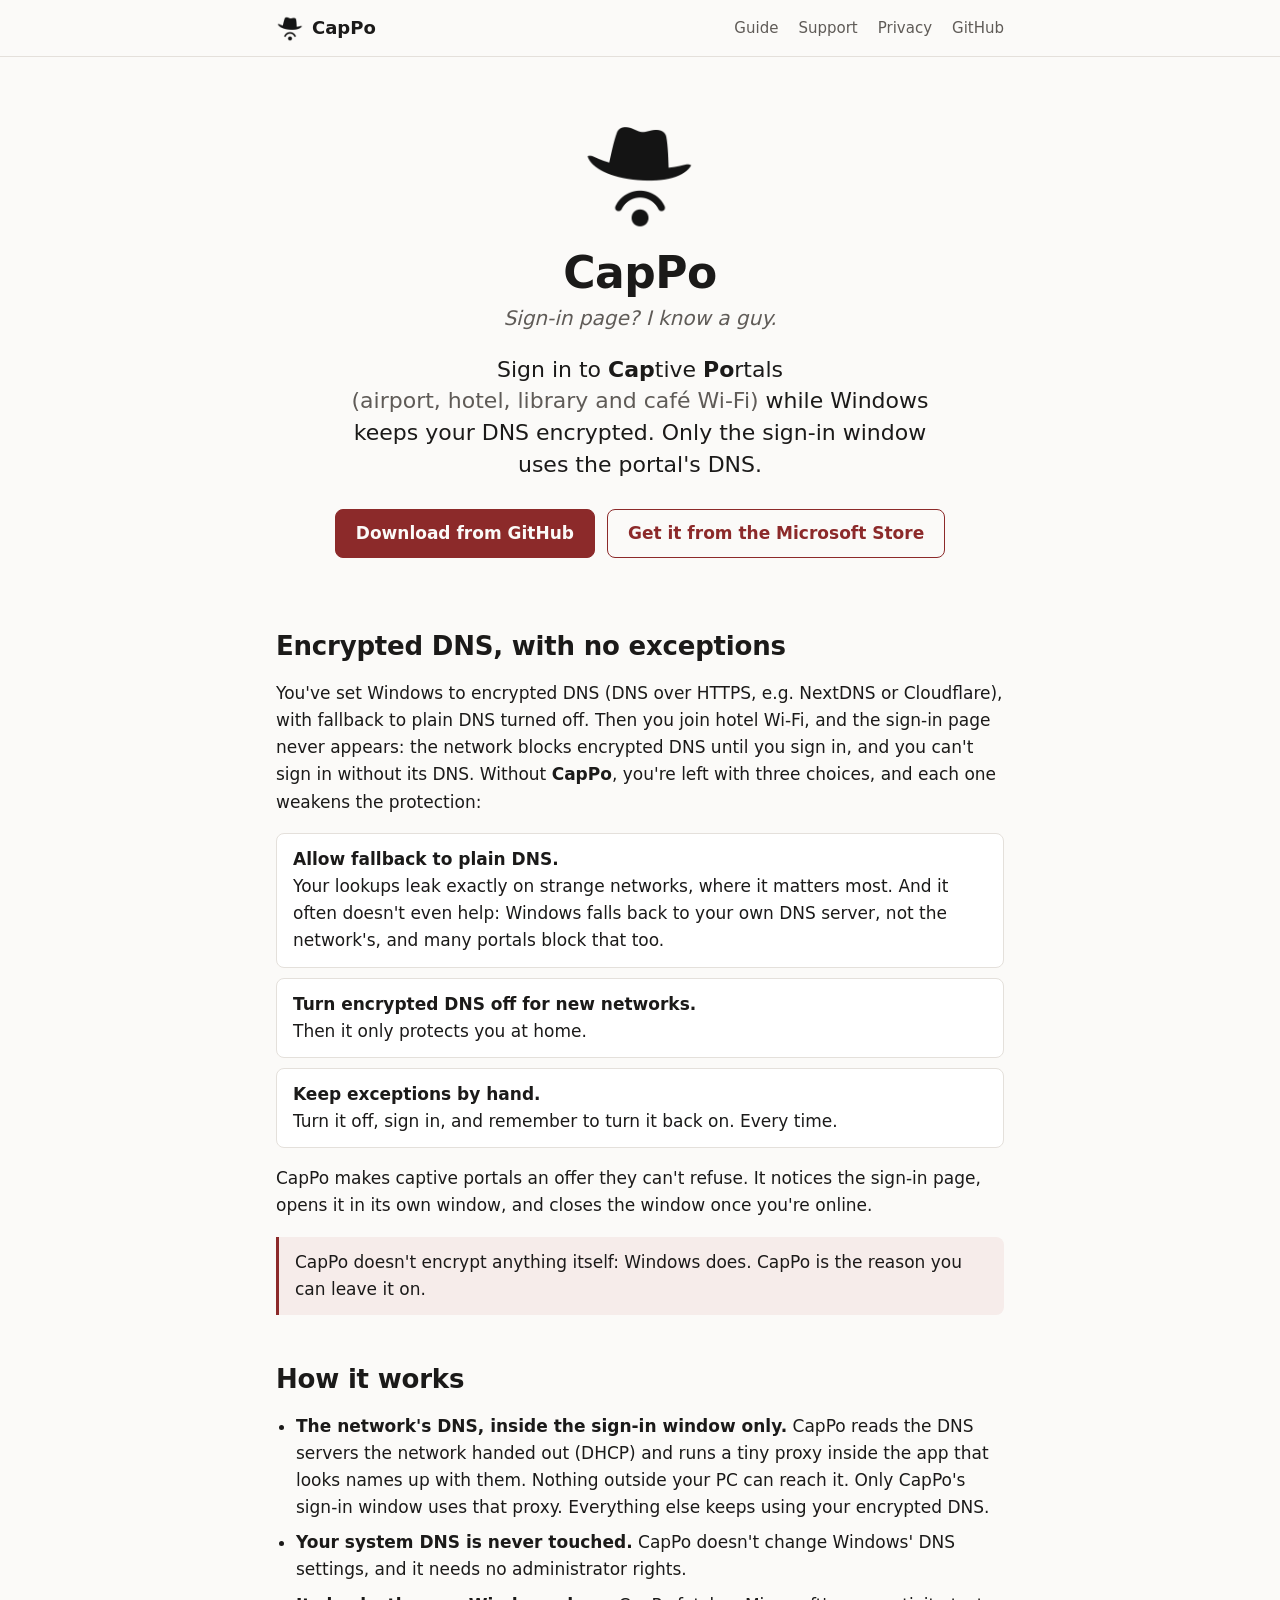
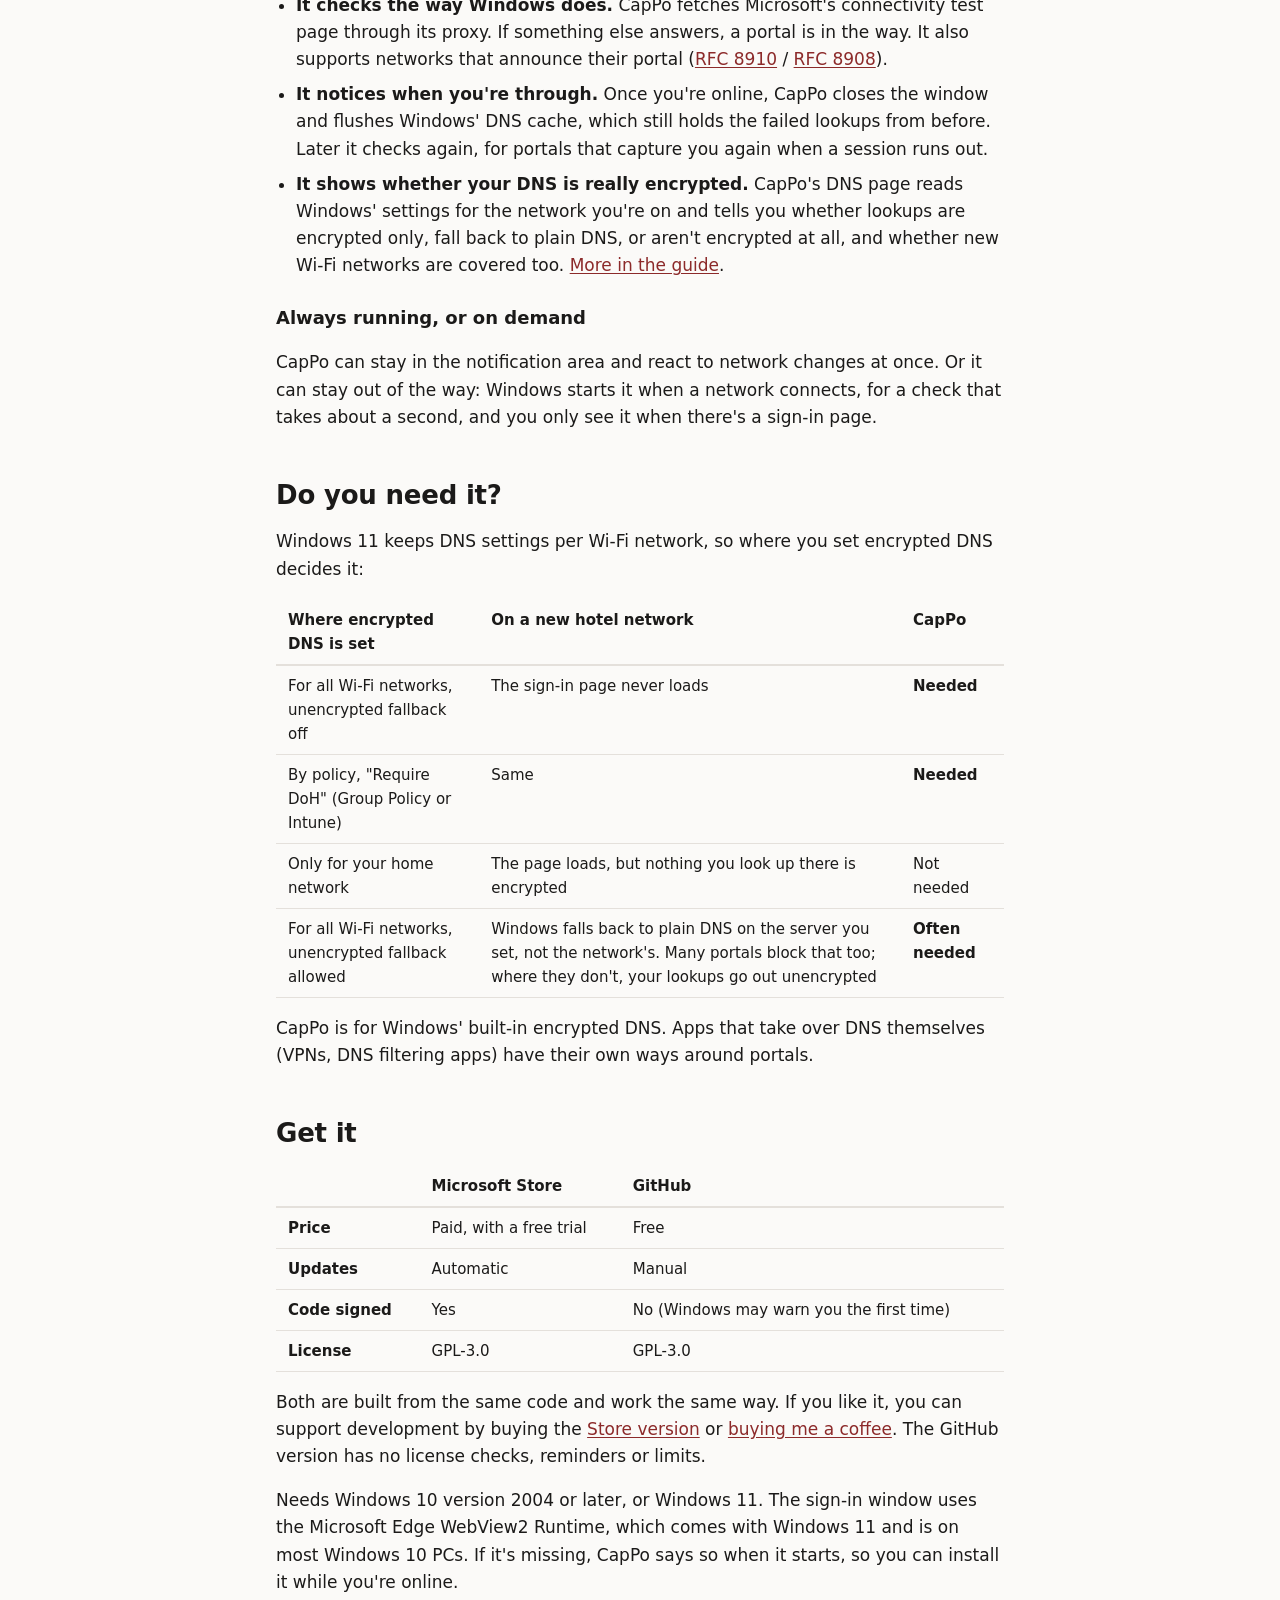
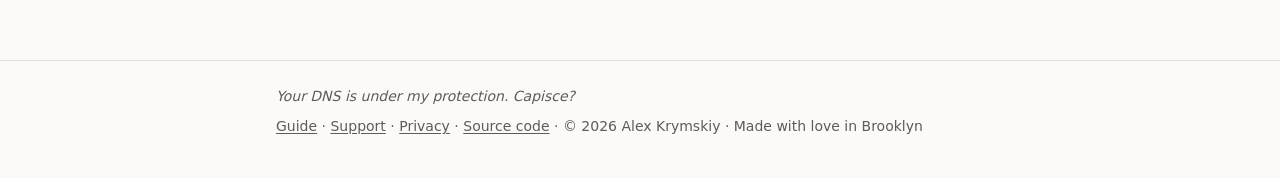
<file: docs/index.html>
<!doctype html>
<html lang="en">
<head>
  <meta charset="utf-8">
  <meta name="viewport" content="width=device-width, initial-scale=1">
  <title>CapPo: sign in to Wi-Fi while your DNS stays encrypted</title>
  <meta name="description" content="Sign in to captive portals (airport, hotel, library and café Wi-Fi) while Windows keeps your DNS encrypted. Only the sign-in window uses the portal's DNS.">
  <link rel="icon" href="favicon-light.png" media="(prefers-color-scheme: light)">
  <link rel="icon" href="favicon-dark.png" media="(prefers-color-scheme: dark)">
  <link rel="stylesheet" href="style.css">
</head>
<body>
  <header class="site-header">
    <div class="wrap">
      <a class="brand" translate="no" href="./">
        <img class="logo-light" src="icon-light.png" alt=""><img class="logo-dark" src="icon-dark.png" alt="">CapPo
      </a>
      <nav>
        <a href="guide">Guide</a>
        <a href="support">Support</a>
        <a href="privacy">Privacy</a>
        <a href="https://github.com/akrymskiy/cappo">GitHub</a>
      </nav>
    </div>
  </header>

  <main class="wrap">
    <div class="hero">
      <img class="logo-light" src="icon-light.png" alt="CapPo's icon: a fedora over a Wi-Fi signal">
      <img class="logo-dark" src="icon-dark.png" alt="CapPo's icon: a fedora over a Wi-Fi signal">
      <h1 translate="no">CapPo</h1>
      <p class="opener">Sign-in page? I know a guy.</p>
      <p class="pitch">
        Sign in to
        <span translate="no"><span class="cp">Cap</span>tive <span class="cp">Po</span>rtals</span>
        <span class="places">(airport, hotel, library and café Wi-Fi)</span>
        while Windows keeps your DNS encrypted. Only the sign-in window uses the portal's DNS.
      </p>
      <div class="buttons">
        <a class="button primary" href="https://github.com/akrymskiy/cappo/releases">Download from GitHub</a>
        <a class="button secondary" href="https://apps.microsoft.com/detail/9NHT91D939HJ">Get it from the Microsoft Store</a>
      </div>
    </div>

    <section>
      <h2>Encrypted DNS, with no exceptions</h2>
      <p>
        You've set Windows to encrypted DNS (DNS over HTTPS, e.g. NextDNS or Cloudflare), with fallback to plain DNS
        turned off. Then you join hotel Wi-Fi, and the sign-in page never appears: the network blocks encrypted DNS
        until you sign in, and you can't sign in without its DNS. Without <span class="cp" translate="no">CapPo</span>, you're left with three choices, and
        each one weakens the protection:
      </p>
      <ul class="choices">
        <li><strong>Allow fallback to plain DNS.</strong> Your lookups leak exactly on strange networks, where it matters most. And it often doesn't
          even help: Windows falls back to your own DNS server, not the network's, and many portals block that too.</li>
        <li><strong>Turn encrypted DNS off for new networks.</strong> Then it only protects you at home.</li>
        <li><strong>Keep exceptions by hand.</strong> Turn it off, sign in, and remember to turn it back on. Every time.</li>
      </ul>
      <p>
        <span translate="no">CapPo</span> makes captive portals an offer they can't refuse. It notices the sign-in page,
        opens it in its own window, and closes the window once you're online.
      </p>
      <p class="callout">
        <span translate="no">CapPo</span> doesn't encrypt anything itself: Windows does.
        <span translate="no">CapPo</span> is the reason you can leave it on.
      </p>
    </section>

    <section>
      <h2>How it works</h2>
      <ul class="points">
        <li><strong>The network's DNS, inside the sign-in window only.</strong> <span translate="no">CapPo</span> reads the DNS servers the network
          handed out (DHCP) and runs a tiny proxy inside the app that looks names up with them. Nothing outside
          your PC can reach it. Only <span translate="no">CapPo</span>'s
          sign-in window uses that proxy. Everything else keeps using your encrypted DNS.</li>
        <li><strong>Your system DNS is never touched.</strong> <span translate="no">CapPo</span> doesn't change Windows' DNS settings, and it needs
          no administrator rights.</li>
        <li><strong>It checks the way Windows does.</strong> <span translate="no">CapPo</span> fetches Microsoft's connectivity test page through its
          proxy. If something else answers, a portal is in the way. It also supports networks that announce their
          portal (<a href="https://www.rfc-editor.org/rfc/rfc8910">RFC 8910</a> /
          <a href="https://www.rfc-editor.org/rfc/rfc8908">RFC 8908</a>).</li>
        <li><strong>It notices when you're through.</strong> Once you're online, <span translate="no">CapPo</span> closes the window and flushes
          Windows' DNS cache, which still holds the failed lookups from before. Later it checks again, for portals that
          capture you again when a session runs out.</li>
        <li><strong>It shows whether your DNS is really encrypted.</strong> <span translate="no">CapPo</span>'s DNS page reads
          Windows' settings for the network you're on and tells you whether lookups are encrypted only, fall back to
          plain DNS, or aren't encrypted at all, and whether new Wi-Fi networks are covered too.
          <a href="guide#dns">More in the guide</a>.</li>
      </ul>
      <h3>Always running, or on demand</h3>
      <p>
        <span translate="no">CapPo</span> can stay in the notification area and react to network changes at once. Or it can stay out of the way:
        Windows starts it when a network connects, for a check that takes about a second, and you only see it when
        there's a sign-in page.
      </p>
    </section>

    <section>
      <h2>Do you need it?</h2>
      <p>
        Windows 11 keeps DNS settings per Wi-Fi network, so where you set encrypted DNS decides it:
      </p>
      <div class="table-scroll">
        <table>
          <thead>
            <tr><th>Where encrypted DNS is set</th><th>On a new hotel network</th><th><span translate="no">CapPo</span></th></tr>
          </thead>
          <tbody>
            <tr><td>For all Wi-Fi networks, unencrypted fallback off</td><td>The sign-in page never loads</td><td><strong>Needed</strong></td></tr>
            <tr><td>By policy, "Require DoH" (Group Policy or Intune)</td><td>Same</td><td><strong>Needed</strong></td></tr>
            <tr><td>Only for your home network</td><td>The page loads, but nothing you look up there is encrypted</td><td>Not needed</td></tr>
            <tr><td>For all Wi-Fi networks, unencrypted fallback allowed</td><td>Windows falls back to plain DNS on the server you set, not the network's. Many portals block that too; where they don't, your lookups go out unencrypted</td><td><strong>Often needed</strong></td></tr>
          </tbody>
        </table>
      </div>
      <p>
        <span translate="no">CapPo</span> is for Windows' built-in encrypted DNS. Apps that take over DNS themselves (VPNs, DNS filtering apps)
        have their own ways around portals.
      </p>
    </section>

    <section id="get">
      <h2>Get it</h2>
      <div class="table-scroll">
        <table>
          <thead>
            <tr><th></th><th>Microsoft Store</th><th>GitHub</th></tr>
          </thead>
          <tbody>
            <tr><th>Price</th><td>Paid, with a free trial</td><td>Free</td></tr>
            <tr><th>Updates</th><td>Automatic</td><td>Manual</td></tr>
            <tr><th>Code signed</th><td>Yes</td><td>No (Windows may warn you the first time)</td></tr>
            <tr><th>License</th><td>GPL-3.0</td><td>GPL-3.0</td></tr>
          </tbody>
        </table>
      </div>
      <p>
        Both are built from the same code and work the same way. If you like it, you can support development by buying
        the <a href="https://apps.microsoft.com/detail/9NHT91D939HJ">Store version</a> or
        <a href="https://buymeacoffee.com/akrymskiy">buying me a coffee</a>. The GitHub version has no license checks,
        reminders or limits.
      </p>
      <p>
        Needs Windows 10 version 2004 or later, or Windows 11. The sign-in window uses the Microsoft Edge WebView2
        Runtime, which comes with Windows 11 and is on most Windows 10 PCs. If it's missing,
        <span translate="no">CapPo</span> says so when it starts, so you can install it while you're online.
      </p>
    </section>
  </main>

  <footer class="site-footer">
    <div class="wrap">
      <span class="motto">Your DNS is under my protection. <span translate="no">Capisce?</span></span>
      <span><a href="guide">Guide</a> · <a href="support">Support</a> · <a href="privacy">Privacy</a> · <a href="https://github.com/akrymskiy/cappo">Source code</a> · © 2026 Alex Krymskiy · Made with love in Brooklyn</span>
    </div>
  </footer>
</body>
</html>
</file>
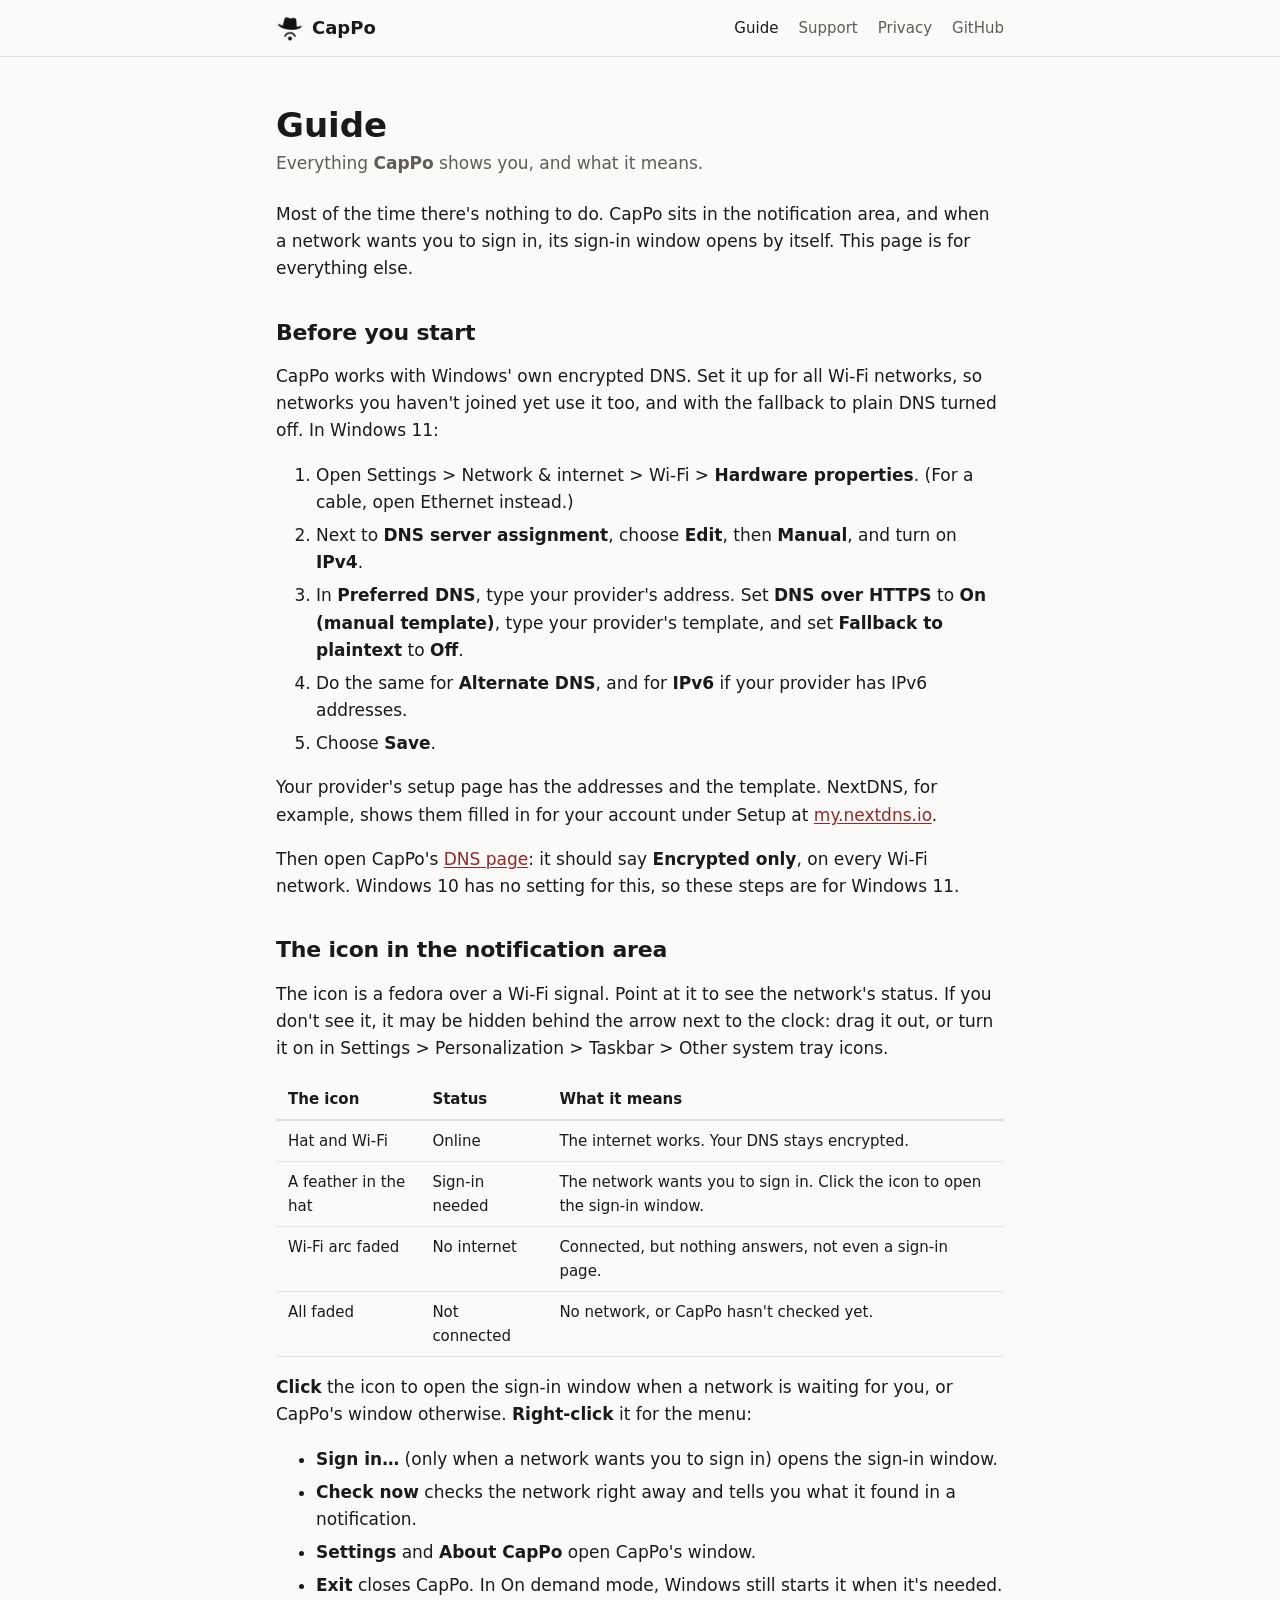
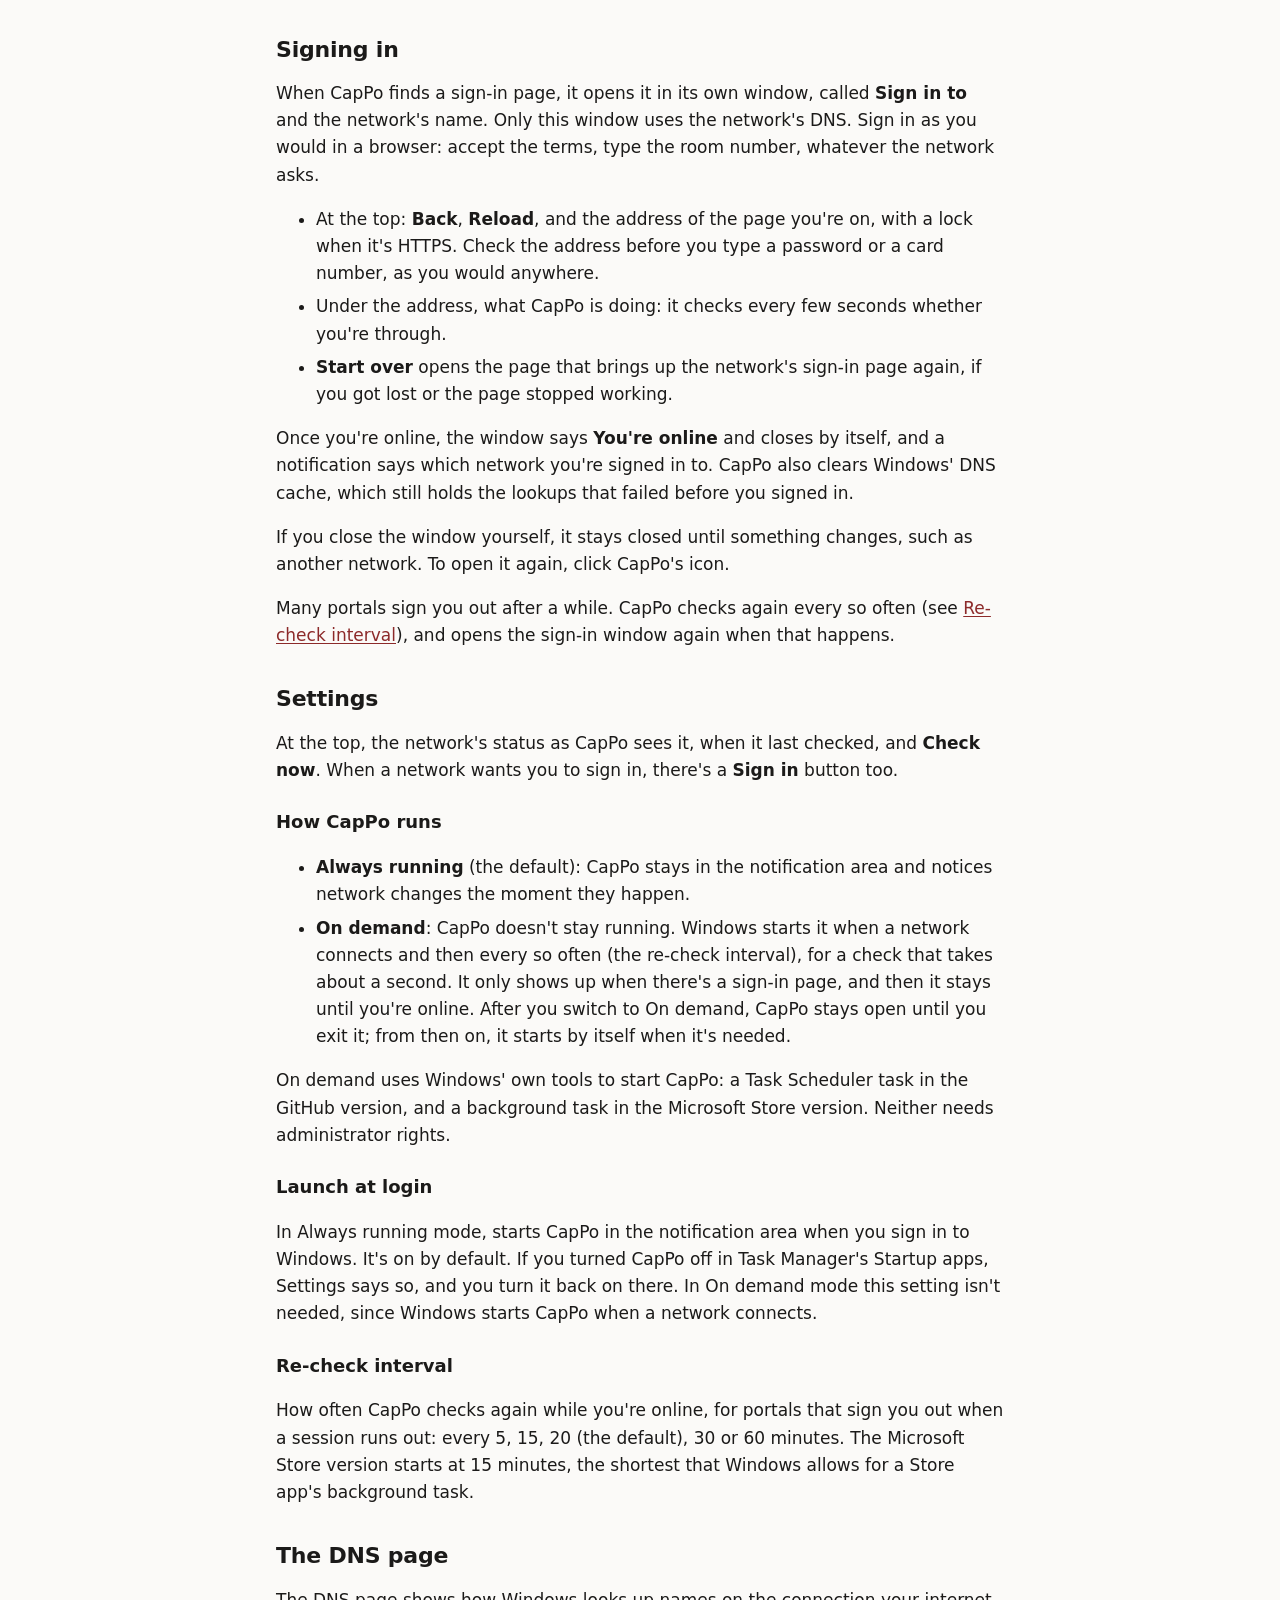
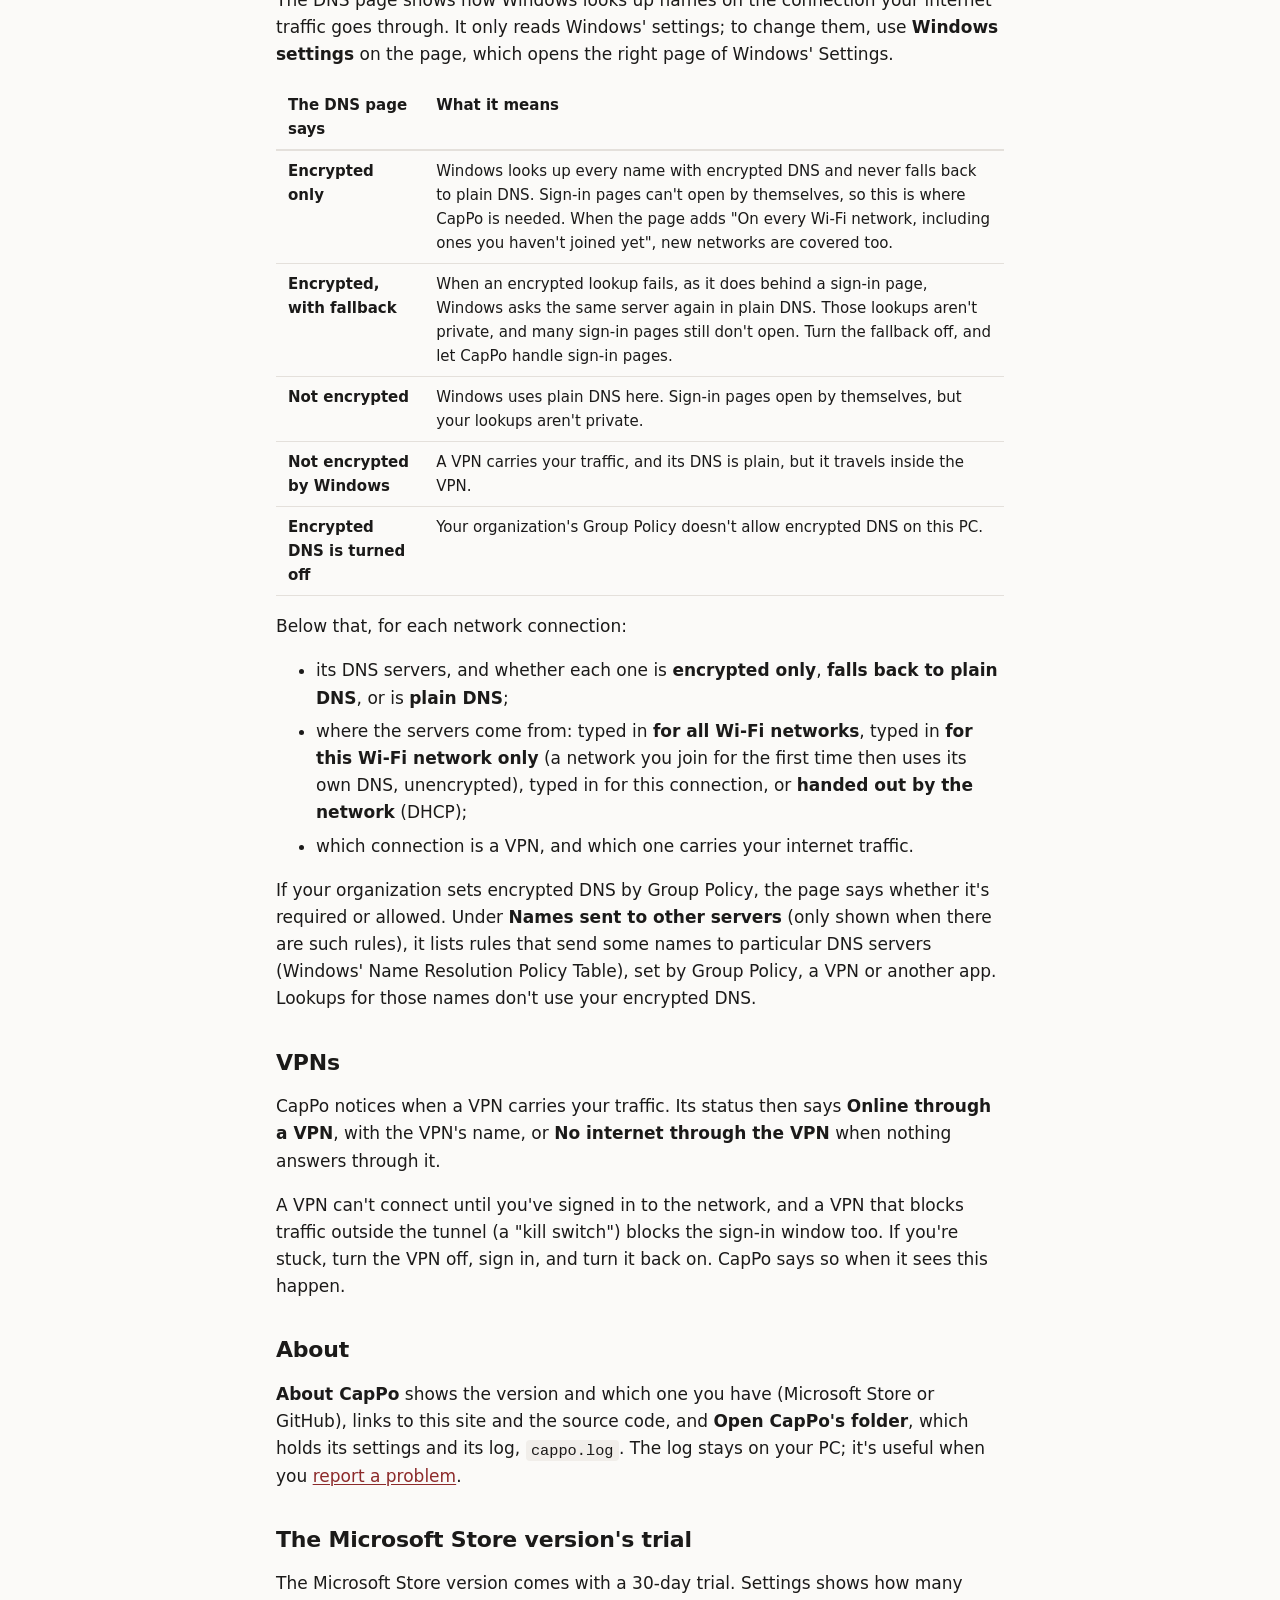
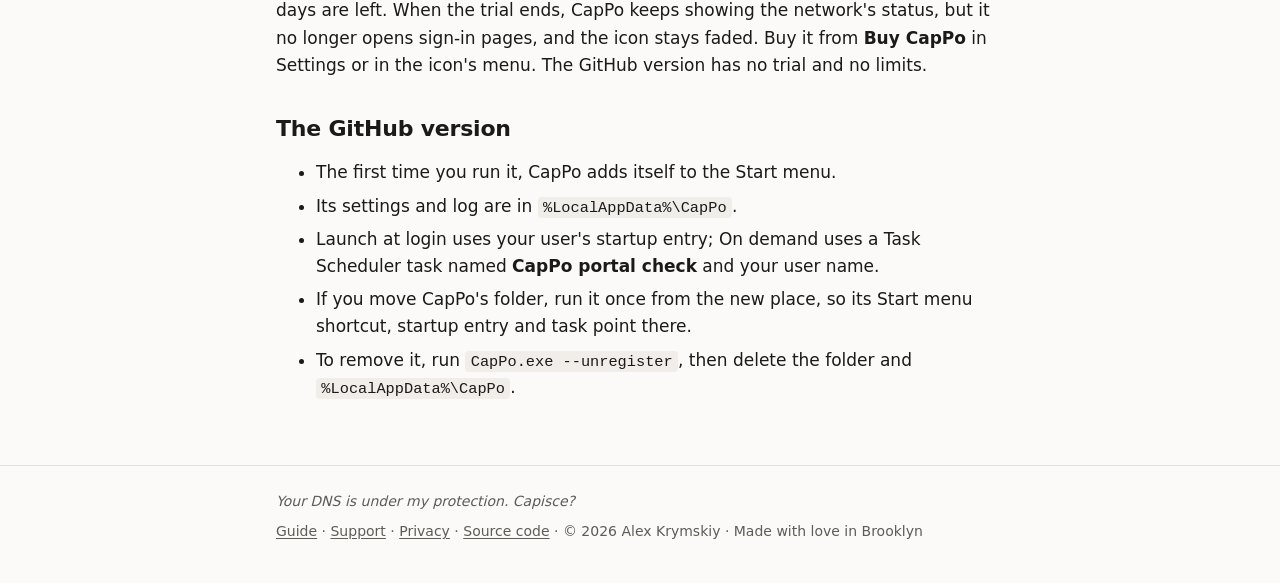
<file: docs/guide.html>
<!doctype html>
<html lang="en">
<head>
  <meta charset="utf-8">
  <meta name="viewport" content="width=device-width, initial-scale=1">
  <title>CapPo guide</title>
  <meta name="description" content="How to use CapPo: the notification area icon, the sign-in window, Settings, the DNS page, VPNs and the trial.">
  <link rel="icon" href="favicon-light.png" media="(prefers-color-scheme: light)">
  <link rel="icon" href="favicon-dark.png" media="(prefers-color-scheme: dark)">
  <link rel="stylesheet" href="style.css">
</head>
<body>
  <header class="site-header">
    <div class="wrap">
      <a class="brand" translate="no" href="./">
        <img class="logo-light" src="icon-light.png" alt=""><img class="logo-dark" src="icon-dark.png" alt="">CapPo
      </a>
      <nav>
        <a href="guide" aria-current="page">Guide</a>
        <a href="support">Support</a>
        <a href="privacy">Privacy</a>
        <a href="https://github.com/akrymskiy/cappo">GitHub</a>
      </nav>
    </div>
  </header>

  <main class="wrap page">
    <h1>Guide</h1>
    <p class="updated">Everything <span class="cp" translate="no">CapPo</span> shows you, and what it means.</p>

    <p>
      Most of the time there's nothing to do. <span translate="no">CapPo</span> sits in the notification area, and when a
      network wants you to sign in, its sign-in window opens by itself. This page is for everything else.
    </p>

    <h2 id="before">Before you start</h2>
    <p>
      <span translate="no">CapPo</span> works with Windows' own encrypted DNS. Set it up for all Wi-Fi networks, so
      networks you haven't joined yet use it too, and with the fallback to plain DNS turned off. In Windows 11:
    </p>
    <ol>
      <li>Open Settings &gt; Network &amp; internet &gt; Wi-Fi &gt; <strong>Hardware properties</strong>. (For a
        cable, open Ethernet instead.)</li>
      <li>Next to <strong>DNS server assignment</strong>, choose <strong>Edit</strong>, then <strong>Manual</strong>,
        and turn on <strong>IPv4</strong>.</li>
      <li>In <strong>Preferred DNS</strong>, type your provider's address. Set <strong>DNS over HTTPS</strong> to
        <strong>On (manual template)</strong>, type your provider's template, and set <strong>Fallback to
        plaintext</strong> to <strong>Off</strong>.</li>
      <li>Do the same for <strong>Alternate DNS</strong>, and for <strong>IPv6</strong> if your provider has IPv6
        addresses.</li>
      <li>Choose <strong>Save</strong>.</li>
    </ol>
    <p>
      Your provider's setup page has the addresses and the template. NextDNS, for example, shows them filled in for
      your account under Setup at <a href="https://my.nextdns.io">my.nextdns.io</a>.
    </p>
    <p>
      Then open <span translate="no">CapPo</span>'s <a href="#dns">DNS page</a>: it should say <strong>Encrypted
      only</strong>, on every Wi-Fi network. Windows 10 has no setting for this, so these steps are for Windows 11.
    </p>

    <h2 id="icon">The icon in the notification area</h2>
    <p>
      The icon is a fedora over a Wi-Fi signal. Point at it to see the network's status. If you don't see it, it may be
      hidden behind the arrow next to the clock: drag it out, or turn it on in Settings &gt; Personalization &gt;
      Taskbar &gt; Other system tray icons.
    </p>
    <div class="table-scroll">
      <table>
        <thead>
          <tr><th>The icon</th><th>Status</th><th>What it means</th></tr>
        </thead>
        <tbody>
          <tr><td>Hat and Wi-Fi</td><td>Online</td><td>The internet works. Your DNS stays encrypted.</td></tr>
          <tr><td>A feather in the hat</td><td>Sign-in needed</td><td>The network wants you to sign in. Click the icon to open the sign-in window.</td></tr>
          <tr><td>Wi-Fi arc faded</td><td>No internet</td><td>Connected, but nothing answers, not even a sign-in page.</td></tr>
          <tr><td>All faded</td><td>Not connected</td><td>No network, or <span translate="no">CapPo</span> hasn't checked yet.</td></tr>
        </tbody>
      </table>
    </div>
    <p>
      <strong>Click</strong> the icon to open the sign-in window when a network is waiting for you, or
      <span translate="no">CapPo</span>'s window otherwise. <strong>Right-click</strong> it for the menu:
    </p>
    <ul>
      <li><strong>Sign in…</strong> (only when a network wants you to sign in) opens the sign-in window.</li>
      <li><strong>Check now</strong> checks the network right away and tells you what it found in a notification.</li>
      <li><strong>Settings</strong> and <strong>About <span translate="no">CapPo</span></strong> open
        <span translate="no">CapPo</span>'s window.</li>
      <li><strong>Exit</strong> closes <span translate="no">CapPo</span>. In On demand mode, Windows still starts it
        when it's needed.</li>
    </ul>

    <h2 id="sign-in">Signing in</h2>
    <p>
      When <span translate="no">CapPo</span> finds a sign-in page, it opens it in its own window, called
      <strong>Sign in to</strong> and the network's name. Only this window uses the network's DNS. Sign in as you would
      in a browser: accept the terms, type the room number, whatever the network asks.
    </p>
    <ul>
      <li>At the top: <strong>Back</strong>, <strong>Reload</strong>, and the address of the page you're on, with a
        lock when it's HTTPS. Check the address before you type a password or a card number, as you would anywhere.</li>
      <li>Under the address, what <span translate="no">CapPo</span> is doing: it checks every few seconds whether
        you're through.</li>
      <li><strong>Start over</strong> opens the page that brings up the network's sign-in page again, if you got lost
        or the page stopped working.</li>
    </ul>
    <p>
      Once you're online, the window says <strong>You're online</strong> and closes by itself, and a notification says
      which network you're signed in to. <span translate="no">CapPo</span> also clears Windows' DNS cache, which still
      holds the lookups that failed before you signed in.
    </p>
    <p>
      If you close the window yourself, it stays closed until something changes, such as another network. To open it
      again, click <span translate="no">CapPo</span>'s icon.
    </p>
    <p>
      Many portals sign you out after a while. <span translate="no">CapPo</span> checks again every so often (see
      <a href="#recheck">Re-check interval</a>), and opens the sign-in window again when that happens.
    </p>

    <h2 id="settings">Settings</h2>
    <p>
      At the top, the network's status as <span translate="no">CapPo</span> sees it, when it last checked, and
      <strong>Check now</strong>. When a network wants you to sign in, there's a <strong>Sign in</strong> button too.
    </p>

    <h3 id="run-modes">How <span translate="no">CapPo</span> runs</h3>
    <ul>
      <li><strong>Always running</strong> (the default): <span translate="no">CapPo</span> stays in the notification
        area and notices network changes the moment they happen.</li>
      <li><strong>On demand</strong>: <span translate="no">CapPo</span> doesn't stay running. Windows starts it when a
        network connects and then every so often (the re-check interval), for a check that takes about a second. It only
        shows up when there's a sign-in page, and then it stays until you're online. After you switch to On demand,
        <span translate="no">CapPo</span> stays open until you exit it; from then on, it starts by itself when it's
        needed.</li>
    </ul>
    <p>
      On demand uses Windows' own tools to start <span translate="no">CapPo</span>: a Task Scheduler task in the GitHub
      version, and a background task in the Microsoft Store version. Neither needs administrator rights.
    </p>

    <h3 id="launch-at-login">Launch at login</h3>
    <p>
      In Always running mode, starts <span translate="no">CapPo</span> in the notification area when you sign in to
      Windows. It's on by default. If you turned <span translate="no">CapPo</span> off in Task Manager's Startup apps,
      Settings says so, and you turn it back on there. In On demand mode this setting isn't needed, since Windows starts
      <span translate="no">CapPo</span> when a network connects.
    </p>

    <h3 id="recheck">Re-check interval</h3>
    <p>
      How often <span translate="no">CapPo</span> checks again while you're online, for portals that sign you out when
      a session runs out: every 5, 15, 20 (the default), 30 or 60 minutes. The Microsoft Store version starts at 15
      minutes, the shortest that Windows allows for a Store app's background task.
    </p>

    <h2 id="dns">The DNS page</h2>
    <p>
      The DNS page shows how Windows looks up names on the connection your internet traffic goes through. It only
      reads Windows' settings; to change them, use <strong>Windows settings</strong> on the page, which opens the right
      page of Windows' Settings.
    </p>
    <div class="table-scroll">
      <table>
        <thead>
          <tr><th>The DNS page says</th><th>What it means</th></tr>
        </thead>
        <tbody>
          <tr><td><strong>Encrypted only</strong></td><td>Windows looks up every name with encrypted DNS and never falls back to plain DNS. Sign-in pages can't open by themselves, so this is where <span translate="no">CapPo</span> is needed. When the page adds "On every Wi-Fi network, including ones you haven't joined yet", new networks are covered too.</td></tr>
          <tr><td><strong>Encrypted, with fallback</strong></td><td>When an encrypted lookup fails, as it does behind a sign-in page, Windows asks the same server again in plain DNS. Those lookups aren't private, and many sign-in pages still don't open. Turn the fallback off, and let <span translate="no">CapPo</span> handle sign-in pages.</td></tr>
          <tr><td><strong>Not encrypted</strong></td><td>Windows uses plain DNS here. Sign-in pages open by themselves, but your lookups aren't private.</td></tr>
          <tr><td><strong>Not encrypted by Windows</strong></td><td>A VPN carries your traffic, and its DNS is plain, but it travels inside the VPN.</td></tr>
          <tr><td><strong>Encrypted DNS is turned off</strong></td><td>Your organization's Group Policy doesn't allow encrypted DNS on this PC.</td></tr>
        </tbody>
      </table>
    </div>
    <p>Below that, for each network connection:</p>
    <ul>
      <li>its DNS servers, and whether each one is <strong>encrypted only</strong>, <strong>falls back to plain
        DNS</strong>, or is <strong>plain DNS</strong>;</li>
      <li>where the servers come from: typed in <strong>for all Wi-Fi networks</strong>, typed in <strong>for this Wi-Fi
        network only</strong> (a network you join for the first time then uses its own DNS, unencrypted), typed in for
        this connection, or <strong>handed out by the network</strong> (DHCP);</li>
      <li>which connection is a VPN, and which one carries your internet traffic.</li>
    </ul>
    <p>
      If your organization sets encrypted DNS by Group Policy, the page says whether it's required or allowed. Under
      <strong>Names sent to other servers</strong> (only shown when there are such rules), it lists rules that send
      some names to particular DNS servers (Windows' Name Resolution Policy Table), set by Group Policy, a VPN or
      another app. Lookups for those names don't use your encrypted DNS.
    </p>

    <h2 id="vpn">VPNs</h2>
    <p>
      <span translate="no">CapPo</span> notices when a VPN carries your traffic. Its status then says
      <strong>Online through a VPN</strong>, with the VPN's name, or <strong>No internet through the VPN</strong> when
      nothing answers through it.
    </p>
    <p>
      A VPN can't connect until you've signed in to the network, and a VPN that blocks traffic outside the tunnel (a
      "kill switch") blocks the sign-in window too. If you're stuck, turn the VPN off, sign in, and turn it back on.
      <span translate="no">CapPo</span> says so when it sees this happen.
    </p>

    <h2 id="about">About</h2>
    <p>
      <strong>About <span translate="no">CapPo</span></strong> shows the version and which one you have (Microsoft
      Store or GitHub), links to this site and the source code, and <strong>Open <span translate="no">CapPo</span>'s
      folder</strong>, which holds its settings and its log, <code>cappo.log</code>. The log stays on your PC; it's
      useful when you <a href="support">report a problem</a>.
    </p>

    <h2 id="trial">The Microsoft Store version's trial</h2>
    <p>
      The Microsoft Store version comes with a 30-day trial. Settings shows how many days are left. When the trial
      ends, <span translate="no">CapPo</span> keeps showing the network's status, but it no longer opens sign-in pages,
      and the icon stays faded. Buy it from <strong>Buy <span translate="no">CapPo</span></strong> in Settings or in the
      icon's menu. The GitHub version has no trial and no limits.
    </p>

    <h2 id="github">The GitHub version</h2>
    <ul>
      <li>The first time you run it, <span translate="no">CapPo</span> adds itself to the Start menu.</li>
      <li>Its settings and log are in <code>%LocalAppData%\CapPo</code>.</li>
      <li>Launch at login uses your user's startup entry; On demand uses a Task Scheduler task named
        <strong><span translate="no">CapPo</span> portal check</strong> and your user name.</li>
      <li>If you move <span translate="no">CapPo</span>'s folder, run it once from the new place, so its Start menu
        shortcut, startup entry and task point there.</li>
      <li>To remove it, run <code>CapPo.exe --unregister</code>, then delete the folder and
        <code>%LocalAppData%\CapPo</code>.</li>
    </ul>
  </main>

  <footer class="site-footer">
    <div class="wrap">
      <span class="motto">Your DNS is under my protection. <span translate="no">Capisce?</span></span>
      <span><a href="guide">Guide</a> · <a href="support">Support</a> · <a href="privacy">Privacy</a> · <a href="https://github.com/akrymskiy/cappo">Source code</a> · © 2026 Alex Krymskiy · Made with love in Brooklyn</span>
    </div>
  </footer>
</body>
</html>
</file>
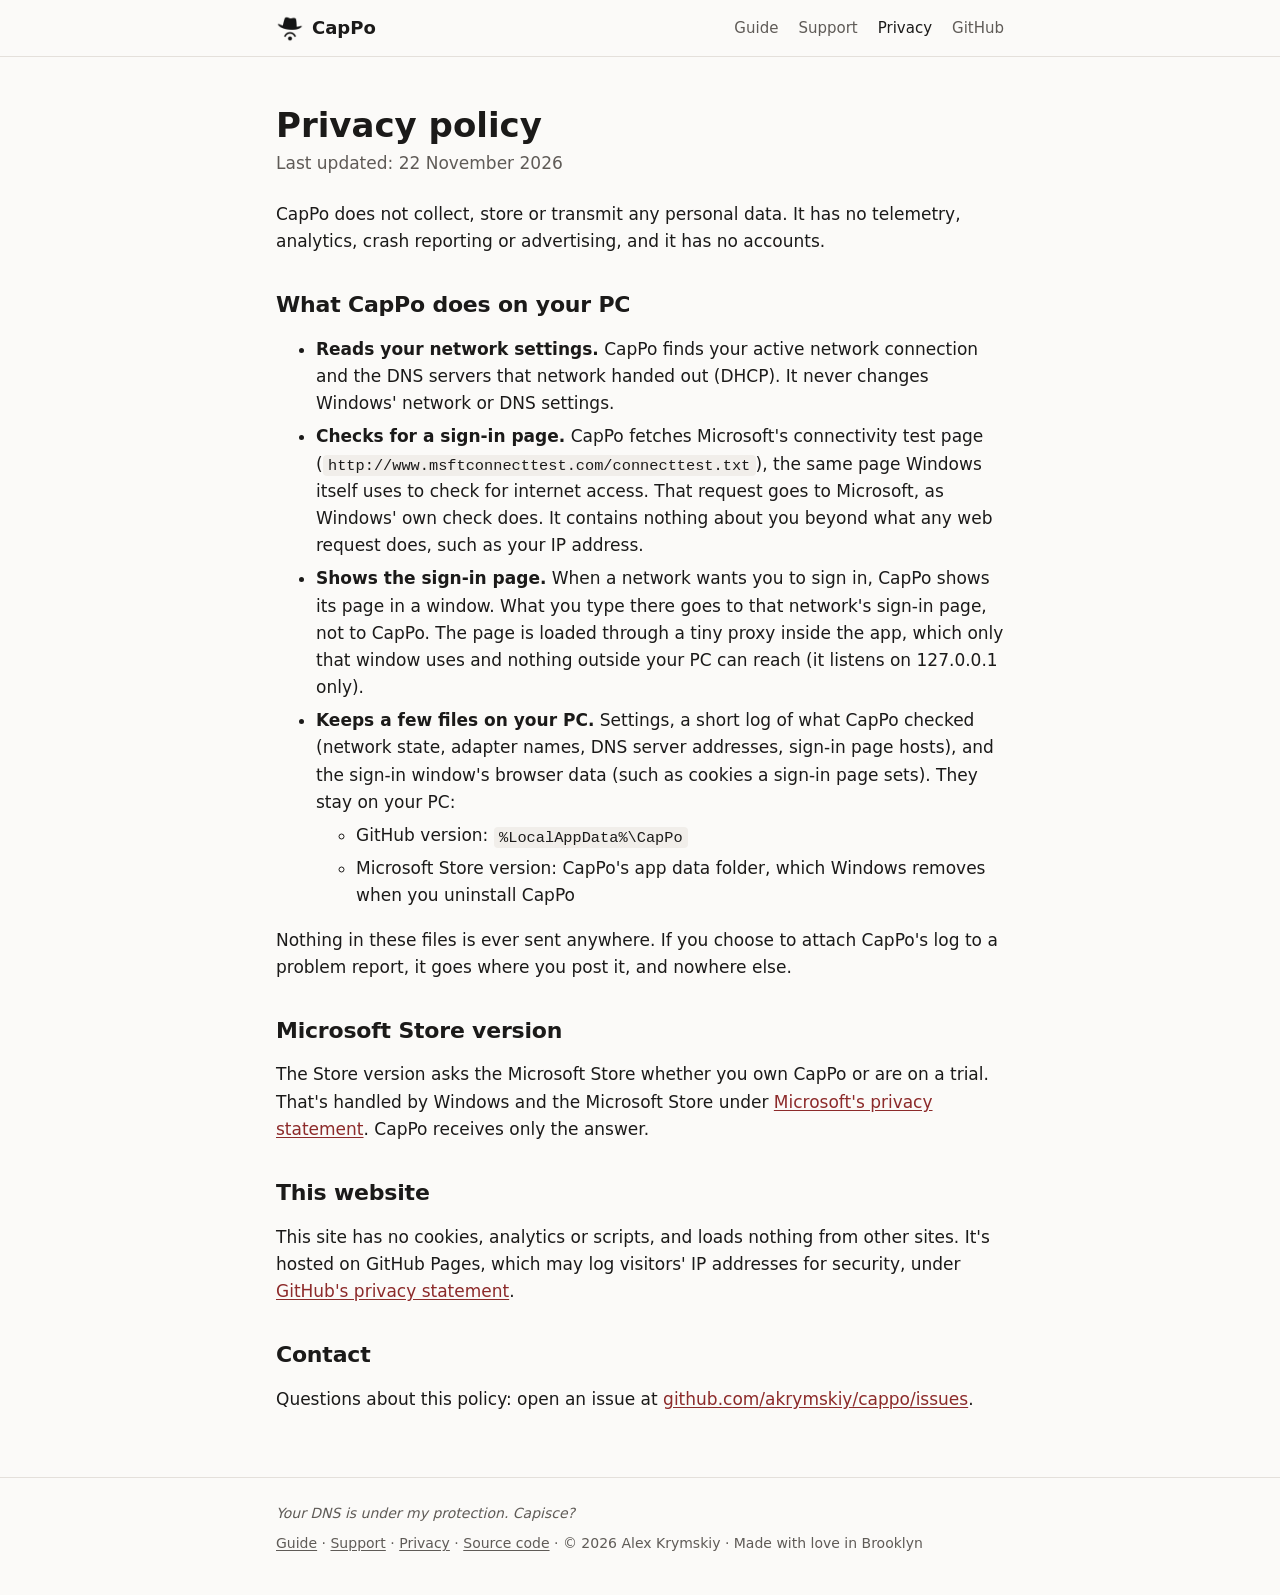
<file: docs/privacy.html>
<!doctype html>
<html lang="en">
<head>
  <meta charset="utf-8">
  <meta name="viewport" content="width=device-width, initial-scale=1">
  <title>CapPo privacy policy</title>
  <meta name="description" content="CapPo does not collect, store or transmit any personal data.">
  <link rel="icon" href="favicon-light.png" media="(prefers-color-scheme: light)">
  <link rel="icon" href="favicon-dark.png" media="(prefers-color-scheme: dark)">
  <link rel="stylesheet" href="style.css">
</head>
<body>
  <header class="site-header">
    <div class="wrap">
      <a class="brand" translate="no" href="./">
        <img class="logo-light" src="icon-light.png" alt=""><img class="logo-dark" src="icon-dark.png" alt="">CapPo
      </a>
      <nav>
        <a href="guide">Guide</a>
        <a href="support">Support</a>
        <a href="privacy" aria-current="page">Privacy</a>
        <a href="https://github.com/akrymskiy/cappo">GitHub</a>
      </nav>
    </div>
  </header>

  <main class="wrap page">
    <h1>Privacy policy</h1>
    <p class="updated">Last updated: 22 November 2026</p>

    <p>
      <span translate="no">CapPo</span> does not collect, store or transmit any personal data. It has no telemetry, analytics, crash reporting or
      advertising, and it has no accounts.
    </p>

    <h2>What <span translate="no">CapPo</span> does on your PC</h2>
    <ul>
      <li><strong>Reads your network settings.</strong> <span translate="no">CapPo</span> finds your active network connection and the DNS servers
        that network handed out (DHCP). It never changes Windows' network or DNS settings.</li>
      <li><strong>Checks for a sign-in page.</strong> <span translate="no">CapPo</span> fetches Microsoft's connectivity test page
        (<code>http://www.msftconnecttest.com/connecttest.txt</code>), the same page Windows itself uses to check for
        internet access. That request goes to Microsoft, as Windows' own check does. It contains nothing about you
        beyond what any web request does, such as your IP address.</li>
      <li><strong>Shows the sign-in page.</strong> When a network wants you to sign in, <span translate="no">CapPo</span> shows its page in a
        window. What you type there goes to that network's sign-in page, not to <span translate="no">CapPo</span>. The page is loaded through a
        tiny proxy inside the app, which only that window uses and nothing outside your PC can reach (it listens on
        127.0.0.1 only).</li>
      <li><strong>Keeps a few files on your PC.</strong> Settings, a short log of what <span translate="no">CapPo</span> checked (network state,
        adapter names, DNS server addresses, sign-in page hosts), and the sign-in window's browser data (such as cookies
        a sign-in page sets). They stay on your PC:
        <ul>
          <li>GitHub version: <code>%LocalAppData%\CapPo</code></li>
          <li>Microsoft Store version: <span translate="no">CapPo</span>'s app data folder, which Windows removes when you uninstall <span translate="no">CapPo</span></li>
        </ul>
      </li>
    </ul>
    <p>
      Nothing in these files is ever sent anywhere. If you choose to attach <span translate="no">CapPo</span>'s log to a problem report, it goes
      where you post it, and nowhere else.
    </p>

    <h2>Microsoft Store version</h2>
    <p>
      The Store version asks the Microsoft Store whether you own <span translate="no">CapPo</span> or are on a trial. That's handled by Windows and
      the Microsoft Store under <a href="https://privacy.microsoft.com/privacystatement">Microsoft's privacy
      statement</a>. <span translate="no">CapPo</span> receives only the answer.
    </p>

    <h2>This website</h2>
    <p>
      This site has no cookies, analytics or scripts, and loads nothing from other sites. It's hosted on GitHub Pages,
      which may log visitors' IP addresses for security, under
      <a href="https://docs.github.com/site-policy/privacy-policies/github-general-privacy-statement">GitHub's privacy
      statement</a>.
    </p>

    <h2>Contact</h2>
    <p>
      Questions about this policy: open an issue at
      <a href="https://github.com/akrymskiy/cappo/issues">github.com/akrymskiy/cappo/issues</a>.
    </p>
  </main>

  <footer class="site-footer">
    <div class="wrap">
      <span class="motto">Your DNS is under my protection. <span translate="no">Capisce?</span></span>
      <span><a href="guide">Guide</a> · <a href="support">Support</a> · <a href="privacy">Privacy</a> · <a href="https://github.com/akrymskiy/cappo">Source code</a> · © 2026 Alex Krymskiy · Made with love in Brooklyn</span>
    </div>
  </footer>
</body>
</html>
</file>
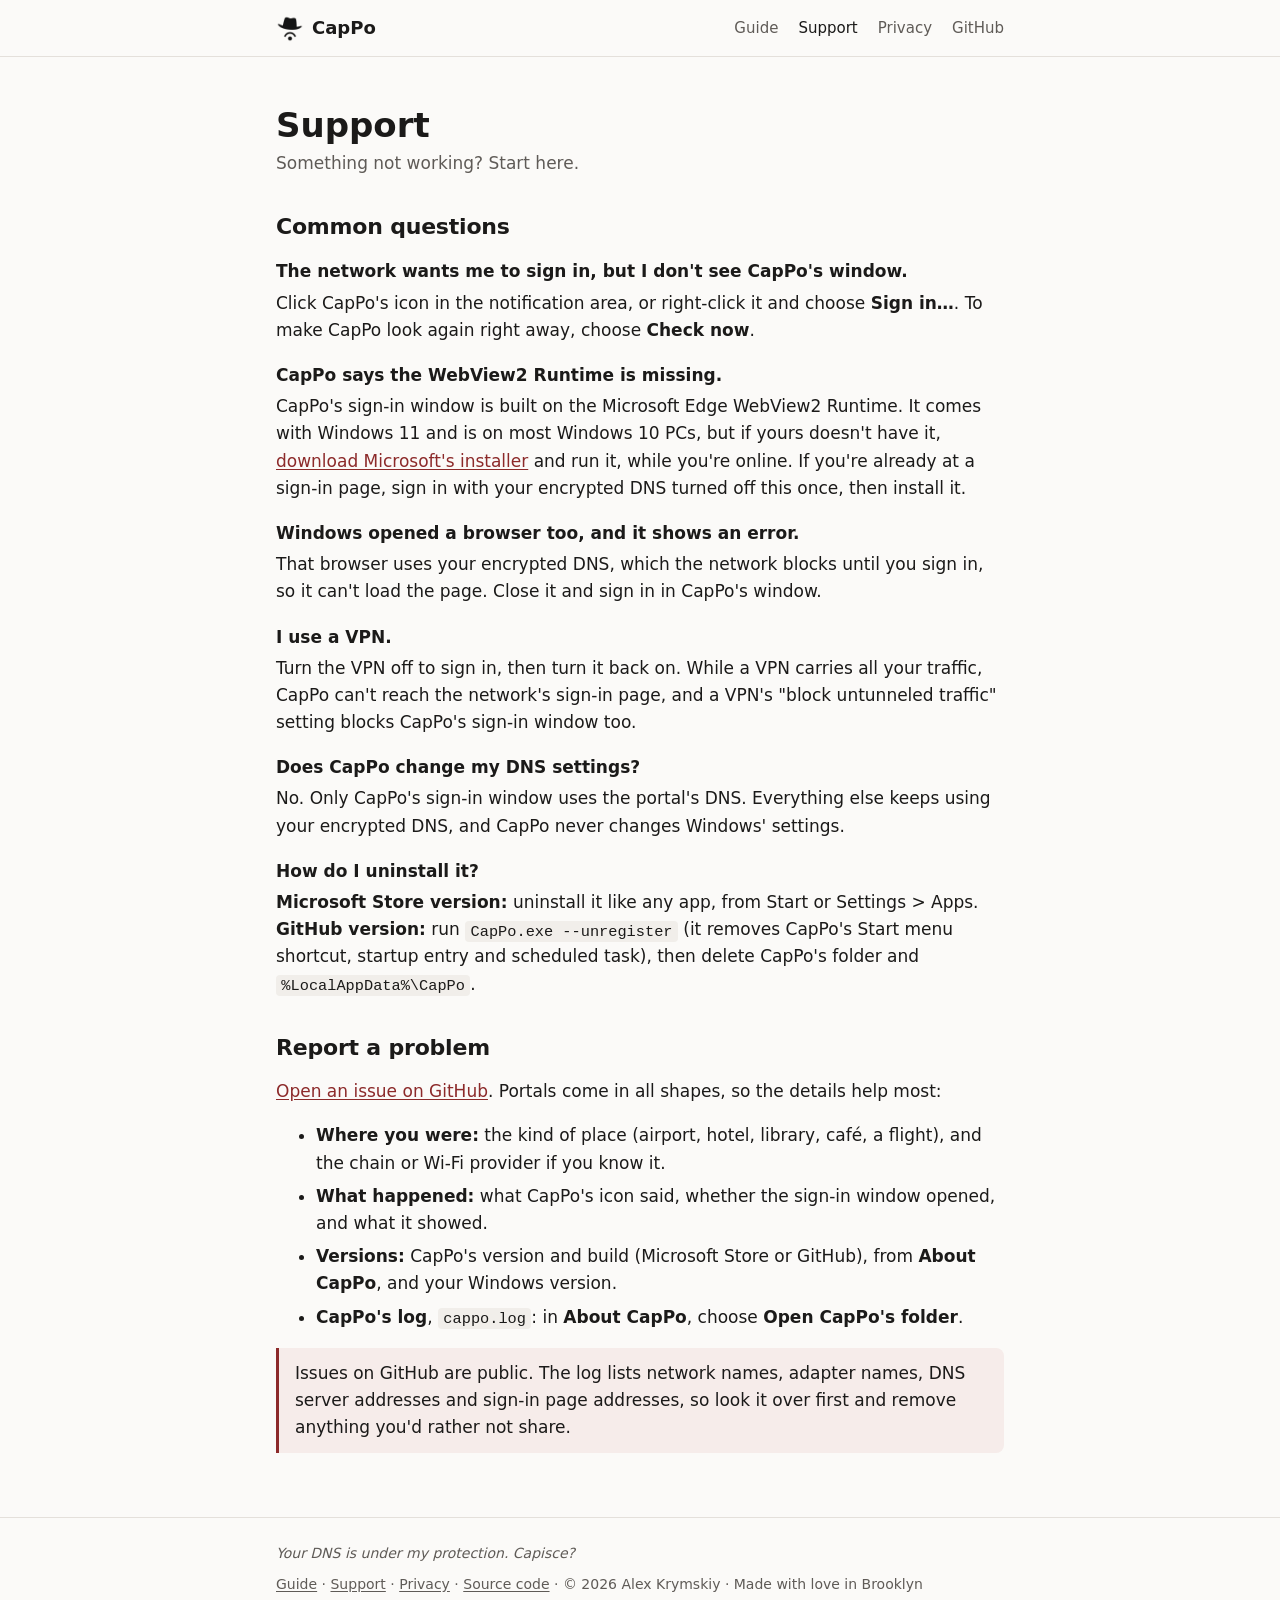
<file: docs/support.html>
<!doctype html>
<html lang="en">
<head>
  <meta charset="utf-8">
  <meta name="viewport" content="width=device-width, initial-scale=1">
  <title>CapPo support</title>
  <meta name="description" content="Help with CapPo: common questions, and how to report a problem.">
  <link rel="icon" href="favicon-light.png" media="(prefers-color-scheme: light)">
  <link rel="icon" href="favicon-dark.png" media="(prefers-color-scheme: dark)">
  <link rel="stylesheet" href="style.css">
</head>
<body>
  <header class="site-header">
    <div class="wrap">
      <a class="brand" translate="no" href="./">
        <img class="logo-light" src="icon-light.png" alt=""><img class="logo-dark" src="icon-dark.png" alt="">CapPo
      </a>
      <nav>
        <a href="guide">Guide</a>
        <a href="support" aria-current="page">Support</a>
        <a href="privacy">Privacy</a>
        <a href="https://github.com/akrymskiy/cappo">GitHub</a>
      </nav>
    </div>
  </header>

  <main class="wrap page">
    <h1>Support</h1>
    <p class="updated">Something not working? Start here.</p>

    <h2>Common questions</h2>
    <dl class="faq">
      <dt>The network wants me to sign in, but I don't see <span translate="no">CapPo</span>'s window.</dt>
      <dd>Click <span translate="no">CapPo</span>'s icon in the notification area, or right-click it and choose <strong>Sign in…</strong>. To make
        <span translate="no">CapPo</span> look again right away, choose <strong>Check now</strong>.</dd>

      <dt><span translate="no">CapPo</span> says the WebView2 Runtime is missing.</dt>
      <dd><span translate="no">CapPo</span>'s sign-in window is built on the Microsoft Edge WebView2 Runtime. It comes
        with Windows 11 and is on most Windows 10 PCs, but if yours doesn't have it,
        <a href="https://go.microsoft.com/fwlink/p/?LinkId=2124703">download Microsoft's installer</a> and run it,
        while you're online. If you're already at a sign-in page, sign in with your encrypted DNS turned off this once,
        then install it.</dd>

      <dt>Windows opened a browser too, and it shows an error.</dt>
      <dd>That browser uses your encrypted DNS, which the network blocks until you sign in, so it can't load the page.
        Close it and sign in in <span translate="no">CapPo</span>'s window.</dd>

      <dt>I use a VPN.</dt>
      <dd>Turn the VPN off to sign in, then turn it back on. While a VPN carries all your traffic, <span translate="no">CapPo</span> can't reach the
        network's sign-in page, and a VPN's "block untunneled traffic" setting blocks <span translate="no">CapPo</span>'s sign-in window too.</dd>

      <dt>Does <span translate="no">CapPo</span> change my DNS settings?</dt>
      <dd>No. Only <span translate="no">CapPo</span>'s sign-in window uses the portal's DNS. Everything else keeps using your encrypted DNS,
        and <span translate="no">CapPo</span> never changes Windows' settings.</dd>

      <dt>How do I uninstall it?</dt>
      <dd><strong>Microsoft Store version:</strong> uninstall it like any app, from Start or Settings &gt; Apps.<br>
        <strong>GitHub version:</strong> run <code>CapPo.exe --unregister</code> (it removes <span translate="no">CapPo</span>'s Start menu
        shortcut, startup entry and scheduled task), then delete <span translate="no">CapPo</span>'s folder and
        <code>%LocalAppData%\CapPo</code>.</dd>
    </dl>

    <h2>Report a problem</h2>
    <p>
      <a href="https://github.com/akrymskiy/cappo/issues/new?template=portal.yml">Open an issue on GitHub</a>. Portals come in all
      shapes, so the details help most:
    </p>
    <ul>
      <li><strong>Where you were:</strong> the kind of place (airport, hotel, library, café, a flight), and the chain or
        Wi-Fi provider if you know it.</li>
      <li><strong>What happened:</strong> what <span translate="no">CapPo</span>'s icon said, whether the sign-in window opened, and what it
        showed.</li>
      <li><strong>Versions:</strong> <span translate="no">CapPo</span>'s version and build (Microsoft Store or GitHub), from
        <strong>About <span translate="no">CapPo</span></strong>, and your Windows version.</li>
      <li><strong><span translate="no">CapPo</span>'s log</strong>, <code>cappo.log</code>: in <strong>About <span translate="no">CapPo</span></strong>, choose
        <strong>Open <span translate="no">CapPo</span>'s folder</strong>.</li>
    </ul>
    <p class="callout">
      Issues on GitHub are public. The log lists network names, adapter names, DNS server addresses and sign-in page
      addresses, so look it over first and remove anything you'd rather not share.
    </p>
  </main>

  <footer class="site-footer">
    <div class="wrap">
      <span class="motto">Your DNS is under my protection. <span translate="no">Capisce?</span></span>
      <span><a href="guide">Guide</a> · <a href="support">Support</a> · <a href="privacy">Privacy</a> · <a href="https://github.com/akrymskiy/cappo">Source code</a> · © 2026 Alex Krymskiy · Made with love in Brooklyn</span>
    </div>
  </footer>
</body>
</html>
</file>
<file: docs/style.css>
/* CapPo's web pages: one stylesheet, no web fonts, no scripts, nothing loaded from anywhere else. */

:root {
  --bg: #fbfaf8;
  --surface: #ffffff;
  --text: #1b1a19;
  --muted: #5f5b57;
  --line: #e4e0db;
  --accent: #8c2a2a;
  --accent-soft: #f6ecea;
  --code-bg: #f1eeea;
  color-scheme: light;
}

@media (prefers-color-scheme: dark) {
  :root {
    --bg: #161514;
    --surface: #1f1e1c;
    --text: #ecebe9;
    --muted: #a8a39e;
    --line: #34312e;
    --accent: #e39a92;
    --accent-soft: #2c2120;
    --code-bg: #2a2826;
    color-scheme: dark;
  }
}

* { box-sizing: border-box; }

html { -webkit-text-size-adjust: 100%; }

body {
  margin: 0;
  background: var(--bg);
  color: var(--text);
  font: 17px/1.6 "Segoe UI Variable Text", "Segoe UI", system-ui, -apple-system, "Helvetica Neue", Arial, sans-serif;
}

a { color: var(--accent); text-underline-offset: 2px; }
a:hover { text-decoration-thickness: 2px; }

code {
  font: 0.9em/1.4 "Cascadia Mono", Consolas, ui-monospace, monospace;
  background: var(--code-bg);
  padding: 0.1em 0.35em;
  border-radius: 4px;
  overflow-wrap: anywhere;
}

.wrap { max-width: 760px; margin: 0 auto; padding: 0 16px; }

/* Header and footer */

.site-header { border-bottom: 1px solid var(--line); }
.site-header .wrap {
  display: flex; align-items: center; justify-content: space-between; gap: 16px;
  min-height: 56px; flex-wrap: wrap;
}
.brand {
  display: flex; align-items: center; gap: 8px;
  color: var(--text); text-decoration: none; font-weight: 600; font-size: 18px;
}
.brand img { width: 28px; height: 28px; }
.site-header nav { display: flex; gap: 20px; font-size: 15px; }
.site-header nav a { color: var(--muted); text-decoration: none; }
.site-header nav a:hover, .site-header nav a[aria-current] { color: var(--text); }

.site-footer {
  border-top: 1px solid var(--line); margin-top: 64px; padding: 24px 0 40px;
  color: var(--muted); font-size: 14px;
}
.site-footer .wrap { display: flex; flex-wrap: wrap; justify-content: space-between; gap: 8px 24px; }
.site-footer a { color: var(--muted); }
.site-footer .motto { font-style: italic; }

/* Logo that follows the theme: black on light, white on dark. */
.logo-dark { display: none; }
@media (prefers-color-scheme: dark) {
  .logo-light { display: none; }
  .logo-dark { display: inline; }
}

/* Landing page */

.hero { padding: 56px 0 24px; text-align: center; }
.hero img { width: 120px; height: 120px; }
.hero h1 { font-size: 44px; line-height: 1.1; margin: 8px 0 4px; letter-spacing: -0.5px; }
.hero .opener { font-size: 20px; font-style: italic; color: var(--muted); margin: 0 0 20px; }
.hero .pitch { font-size: 22px; line-height: 1.45; margin: 0 auto 28px; max-width: 600px; }
.hero .places { color: var(--muted); white-space: nowrap; }

/* CapPo, and the "Cap" and "Po" in Captive Portals: where the name comes from. Semibold, to stand out from the
   text around it without shouting. */
.cp { font-weight: 600; }

.buttons { display: flex; justify-content: center; flex-wrap: wrap; gap: 12px; }
.button {
  display: inline-block; padding: 10px 20px; border-radius: 8px;
  font-weight: 600; text-decoration: none; border: 1px solid var(--accent);
}
.button.primary { background: var(--accent); color: var(--bg); }
.button.secondary { color: var(--accent); }

section { margin-top: 48px; }
h2 { font-size: 26px; line-height: 1.25; margin: 0 0 12px; letter-spacing: -0.2px; }
h3 { font-size: 18px; margin: 24px 0 4px; }

.choices { list-style: none; padding: 0; margin: 16px 0; display: grid; gap: 10px; }
.choices li {
  background: var(--surface); border: 1px solid var(--line); border-radius: 8px; padding: 12px 16px;
}
.choices strong { display: block; }

.callout {
  background: var(--accent-soft); border-left: 3px solid var(--accent);
  padding: 12px 16px; border-radius: 0 8px 8px 0; margin: 16px 0;
}

.points { padding-left: 20px; }
.points li { margin: 8px 0; }

.table-scroll { overflow-x: auto; margin: 16px 0; }
table { border-collapse: collapse; width: 100%; font-size: 15px; }
th, td { text-align: left; padding: 8px 12px; border-bottom: 1px solid var(--line); vertical-align: top; }
th { font-weight: 600; }
thead th { border-bottom: 2px solid var(--line); }

/* Text pages (privacy, support) */

.page h1 { font-size: 34px; line-height: 1.2; margin: 48px 0 4px; }
.page .updated { color: var(--muted); margin: 0 0 24px; }
.page h2 { margin-top: 36px; font-size: 22px; }
.page li { margin: 6px 0; }

.faq dt { font-weight: 600; margin-top: 18px; }
.faq dd { margin: 4px 0 0; }

@media (max-width: 520px) {
  body { font-size: 16px; }
  .hero { padding-top: 36px; }
  .hero h1 { font-size: 36px; }
  .hero .pitch { font-size: 19px; }
  .hero .places { white-space: normal; }
  .site-header nav { gap: 14px; }
}
</file>
